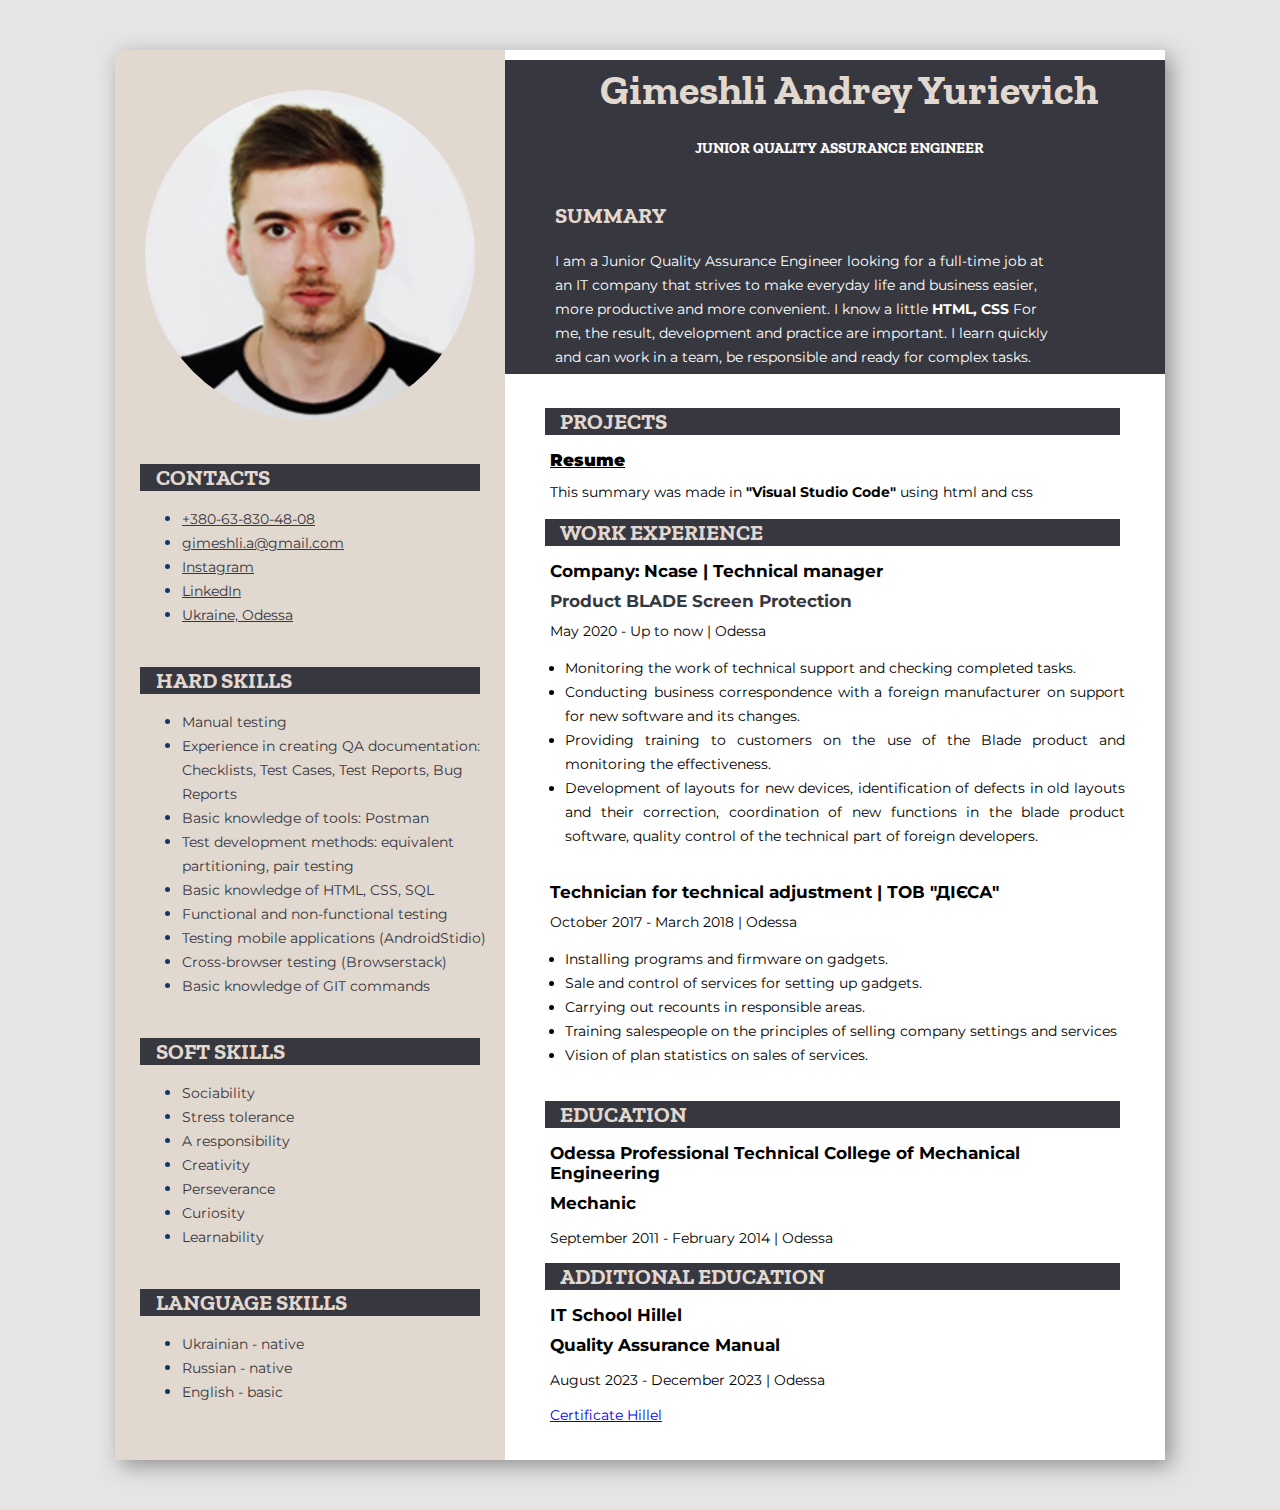
<file: index.html>
<!DOCTYPE html>
<html lang="en">
<head>
    <meta charset="UTF-8">
    <meta http-equiv="X-UA-Compatible" content="IE=edge">
    <meta name="viewport" content="width=device-width, initial-scale=1.0">
    <title>Resume Gimeshli.A</title>
    <link rel="preconnect" href="https://fonts.googleapis.com">
    <link rel="preconnect" href="https://fonts.gstatic.com" crossorigin>
    <link href="https://fonts.googleapis.com/css2?family=Montserrat&family=Zilla+Slab:wght@300&display=swap" rel="stylesheet">
    <link rel="stylesheet" href="CSS/style.css">
    <link rel="shortcut icon" href="../Homepage/img/1.png" type="1/png">
    <link href="./Homepage/index.html">
</head>
<body>
 
    <!--my container-->
    <div class="my-container">

        <!--my content secyions-->

        <div class="my-content-secyions">
            <!--my name info-->
             <div class="section-name">
                <h1 class="name1">Gimeshli Andrey Yurievich</h1>
                <h5 class="profession">JUNIOR QUALITY ASSURANCE ENGINEER</h5>
                 
                <h3 class="summary">SUMMARY</h3>
                <p class="about-me">I am a Junior Quality Assurance Engineer looking for a full-time job at an IT company that strives to make everyday life and business easier, more productive and more convenient. I know a little <b>HTML, CSS</b> 
                    For me, the result, development and practice are important. I learn quickly and can work in a team, be responsible and ready for complex tasks.</p>
            </div>
            
                <!--my content secyions-2-->
                <div class="my-content-secyions-2">

                    <!--Projects-->
                    <div class="section-projects">
                        <h3 class="groups"><span class="text1">PROJECTS</span></h3>
                        <h4 class="groups2"><u><b>Resume</b></u></h4>
                        <p class="groups6">This summary was made in <b>"Visual Studio Code"</b> using html and css</p>
                    </div>

                    <!--Work Experience-->
                        <div class="section-work-experience">
                            <h3 class="groups"><span class="text1">WORK EXPERIENCE</span></h3>

                            <!--Work 1-->
                            <div>
                                <h4 class="groups2">Company: Ncase | Technical manager</h4> 
                                <h3 class="groups7">Product BLADE Screen Protection</h3>
                                <p class="groups3">May 2020 - Up to now | Odessa</p>
                                <ul class="groups4">
                                    <li>Monitoring the work of technical support and checking completed tasks.</li> 
                                    <li>Conducting business correspondence with a foreign manufacturer on support for new software and its changes.</li>
                                    <li>Providing training to customers on the use of the Blade product and monitoring the effectiveness.</li> 
                                    <li>Development of layouts for new devices, identification of defects in old layouts and their correction, coordination of new functions in the blade product software, quality control of the technical part of foreign developers.</li>
                                </ul>
                            </div>

                                <!--Work 2-->
                                <div>
                                    <h4 class="groups2">Technician for technical adjustment | ТОВ "ДІЄСА"</h4>
                                    <p class="groups3">October 2017 - March 2018 | Odessa</p>
                                    <ul class="groups4">
                                        <li>Installing programs and firmware on gadgets.</li> 
                                        <li>Sale and control of services for setting up gadgets.</li>
                                        <li>Carrying out recounts in responsible areas.</li>
                                        <li>Training salespeople on the principles of selling company settings and services</li>
                                        <li>Vision of plan statistics on sales of services.</li>
                                    </ul>
                                </div>

                        </div>

                                    <!--Education-->
                                    <div class="section-education">
                                        <h3 class="groups"><span class="text1">EDUCATION</span></h3>
                                        <h4 class="groups2">Odessa Professional Technical College of Mechanical Engineering</h4>
                                        <h4 class="groups5">Mechanic</h4>
                                        <p class="groups3">September 2011 - February 2014 | Odessa</p>
                                    </div>
                        
                                        <!--Additional Education-->
                                            <div class="section-additional-education" >
                                                <h3 class="groups"><span class="text1">ADDITIONAL EDUCATION</span></h3>
                                                <h4 class="groups2">IT School Hillel</h4>
                                                <h4 class="groups5">Quality Assurance Manual</h4>
                                                <p class="groups3">August 2023 - December 2023 | Odessa</p>
                                                <p class="groups3"><a href="../Certificate/certificate.html">Certificate Hillel</a></p>
                                            </div>
                </div>                              
                                    
        </div>

                                                <aside class="my-sidebar">
                                                            <span class="image"> 
                                                            <img src="img/Photo.jpg"alt="my photo">
                                                            </span>

                                                    <!--Contacts-->
                                                        <div class="contacts"> 
                                                            <h3 class="sidebar-title"><span class="text2">CONTACTS</span></h3>
                                                                <div>
                                                                    <ul class="tech-list">
                                                                        <li class="tech-list-item"><a class="font1" href="tel:+380 63 830 48 08"><span class="font1">+380-63-830-48-08</span></a></li>
                                                                        <li class="tech-list-item"><a class="font1" href="mailto:gimeshli.a@gmail.com"><span class="font1">gimeshli.a@gmail.com</span></a></li>
                                                                        <li class="tech-list-item"><a class="font1" href="https://www.instagram.com/gimeshli.a/"><span class="font1">Instagram</span></a></li>
                                                                        <li class="tech-list-item"><a class="font1" href="https://www.linkedin.com/mwlite/in/andrey-gimeshli-a8763a246"><span class="font1">LinkedIn</span></a></li>
                                                                        <li class="tech-list-item"><a class="font1" href="https://www.google.com/maps/place/Одесса,+Одесская+область,+65000/@46.5004828,30.5091666,10.5z/data=!4m5!3m4!1s0x40c6318a0b864c43:0x129f8fe28cf2176c!8m2!3d46.482526!4d30.7233095"><span class="font1">Ukraine, Odessa</span></a></li>
                                                                    </ul>
                                                                </div>
                                                        </div>

                                                        <!--Hard Skills-->
                                                            <div class="hard-skills">
                                                                <h3 class="sidebar-title"><span class="text2">HARD SKILLS</span></h3>
                                                                    <ul class="tech-list">
                                                                        <li class="tech-list-item"><span class="font1">Manual testing</span></li>
                                                                        <li class="tech-list-item"><span class="font1">Experience in creating QA documentation: Checklists, Test Cases, Test Reports, Bug Reports</span></li>
                                                                        <li class="tech-list-item"><span class="font1">Basic knowledge of tools: Postman</span></li>
                                                                        <li class="tech-list-item"><span class="font1">Test development methods: equivalent partitioning, pair testing</span></li>
                                                                        <li class="tech-list-item"><span class="font1">Basic knowledge of HTML, CSS, SQL</span></li>
                                                                        <li class="tech-list-item"><span class="font1">Functional and non-functional testing</span></li>
                                                                        <li class="tech-list-item"><span class="font1">Testing mobile applications (AndroidStidio)</span></li>
                                                                        <li class="tech-list-item"><span class="font1">Cross-browser testing (Browserstack)</span></li>
                                                                        <li class="tech-list-item"><span class="font1">Basic knowledge of GIT commands</span></li>
                                                                    </ul>
                                                            </div>

                                                        <!--Soft Skills-->
                                                            <div class="soft-skills">
                                                                <h3 class="sidebar-title"><span class="text2">SOFT SKILLS</span></h3>
                                                                    <ul class="tech-list">
                                                                        <li class="tech-list-item"><span class="font1">Sociability</span></li>
                                                                        <li class="tech-list-item"><span class="font1">Stress tolerance</span></li>
                                                                        <li class="tech-list-item"><span class="font1">A responsibility</span></li>
                                                                        <li class="tech-list-item"><span class="font1">Creativity</span></li>
                                                                        <li class="tech-list-item"><span class="font1">Perseverance</span></li>
                                                                        <li class="tech-list-item"><span class="font1">Curiosity</span></li>
                                                                        <li class="tech-list-item"><span class="font1">Learnability</span></li>
                                                                    </ul>
                                                            </div>

                                                        <!--Language Slills-->   
                                                            <div class="language-slills">
                                                                <h3 class="sidebar-title"><span class="text2">LANGUAGE SKILLS</span></h3>
                                                                    <ul class="tech-list">
                                                                        <li class="tech-list-item"><span class="font1">Ukrainian - native</span></li>
                                                                        <li class="tech-list-item"><span class="font1">Russian - native</span></li>
                                                                        <li class="tech-list-item"><span class="font1">English - basic</span></li>
                                                                    </ul>
                                                            </div> 
                                                </aside>

    </div>

</body>


</html>
</file>
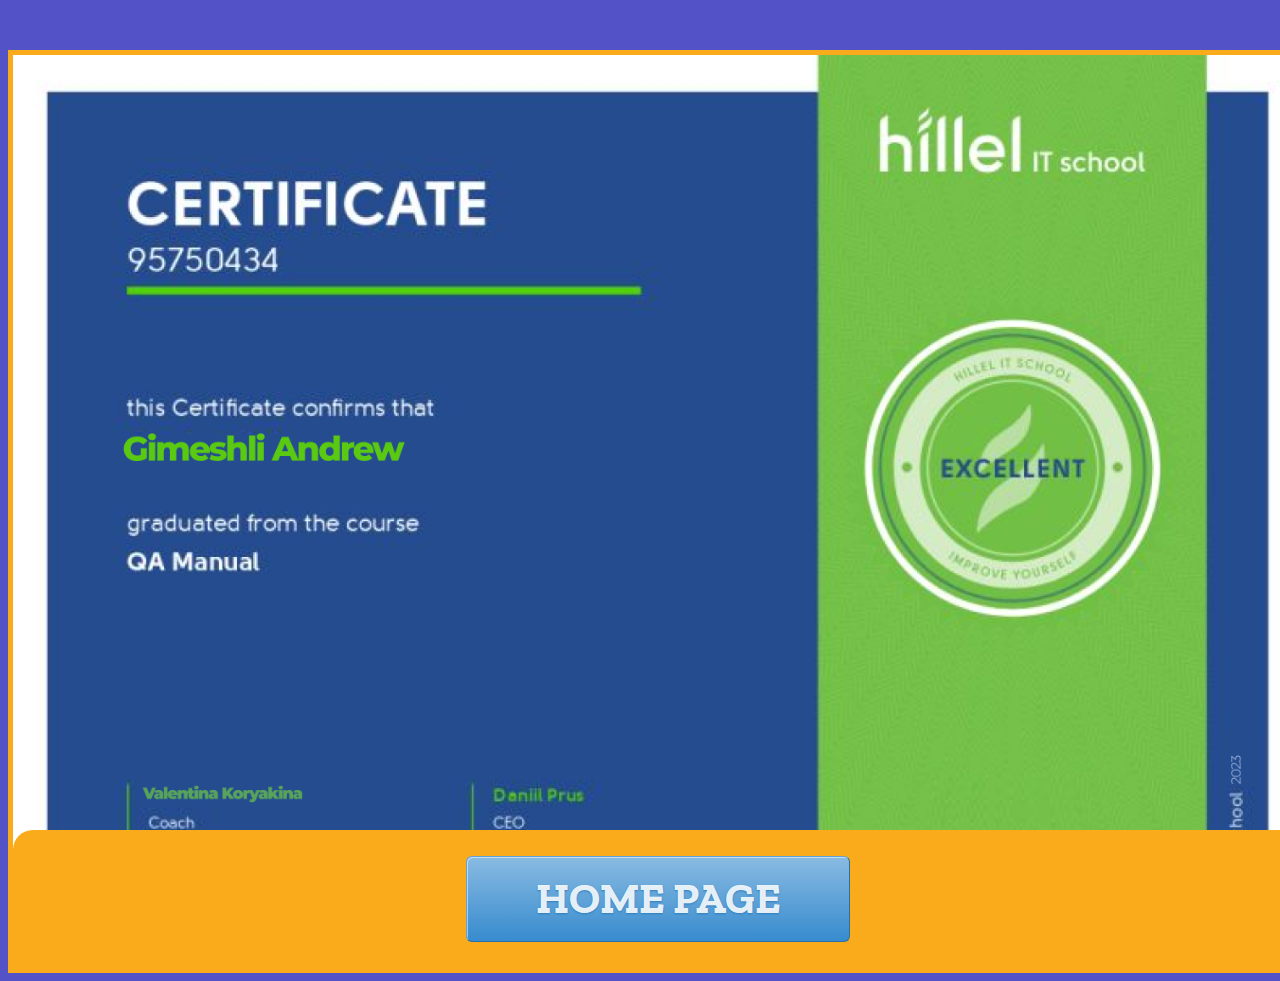
<file: Certificate/certificate.html>
<!DOCTYPE html>
<html lang="en">
<head>
    <meta charset="UTF-8">
    <meta http-equiv="X-UA-Compatible" content="IE=edge">
    <meta name="viewport" content="width=device-width, initial-scale=1.0">
    <title>Resume Gimeshli.A</title>
    <link rel="preconnect" href="https://fonts.googleapis.com">
    <link rel="preconnect" href="https://fonts.gstatic.com" crossorigin>
    <link href="https://fonts.googleapis.com/css2?family=Montserrat&family=Zilla+Slab:wght@300&display=swap" rel="stylesheet">
    <link rel="stylesheet" href="/Certificate/CSS/style.css">
    <link rel="shortcut icon" href="../Homepage/img/1.png" type="1/png">
    <link rel="stylesheet" href="/Certificate/CSS/style.css">
</head>
<body>

    <figure class="caption-shadow">
        <img src="/Certificate/img/Certificate.png">
        <figcaption><h1><a class="button13" href="/index.html">Home page</a></h1></figcaption>
    </figure>
    

</body>
</html>
</file>
<file: CSS/style.css>
body{
   background: #E5E5E5;
   font-family: 'Montserrat', sans-serif;
   font-family: 'Zilla Slab', serif;
   
}

/* My Container  */

.my-container{
    display: flex;
    flex-direction: row-reverse;
    width: 1050px;
    background: #fff;
    margin: 50px auto;
    box-shadow: 6px 6px 20px rgb(148, 146, 146);
}


/* My Content Container */

.my-content-secyions{
    margin: 10px auto;
}

.my-content-secyions-2{
    padding: 10px 40px;
}

.text1{
    background: #373740;
    padding: 0 15px;
}




/* Projects */

.groups{
    font-style: normal;
    font-weight: bold;
    font-size: 22px;
    line-height: 27px;
    background: #373740;
    color: #E1D8CF;
    margin: 10px 5px 15px 0;
}

.groups2{
    font-family: 'Montserrat';
    font-style: normal;
    font-weight: bold;
    font-size: 17px;
    line-height: 20px;
    color: black;
    margin: 0 0 10px 5px;
}

.groups7{
    font-family: 'Montserrat';
    font-style: normal;
    font-weight: bold;
    font-size: 17px;
    line-height: 20px;
    color: #373740;
    margin: 0 0 10px 5px;
}


.groups3{
    font-family: 'Montserrat';
    font-style: normal;
    font-weight: normal;
    font-size: 14px;
    line-height: 20px;
    color: black;
    margin: 7px 10px 15px 5px;
}

.groups4{
    font-family: 'Montserrat';
    font-style: normal;
    font-weight: normal;
    font-size: 14px;
    line-height: 24px;
    color: black;
    padding: 0 0 20px 20px;
    text-align: justify;
}

.groups5{
    font-family: 'Montserrat';
    font-style: normal;
    font-weight: bold;
    font-size: 17px;
    line-height: 20px;
    color: black;
    margin: 7px 10px 15px 5px;
}

.groups6{
    font-family: Montserrat;
    font-style: normal;
    font-weight: normal;
    font-size: 14px;
    line-height: 24px;
    color: black;
    margin: 0 0 15px 5px;
}



/* Profile header  */

.section-name{
    background: #373740;
    color: #E1D8CF;

}


.name1{
    font-style: normal;
    font-style: normal;
    font-weight: bold;
    font-size: 42px;
    line-height: 60px;
    margin: 0 0 20px 95px;
}


.profession{
    font-style: normal;
    font-style: normal;
    font-weight: bold;
    font-size: 15px;
    line-height: 17px;
    margin: 10px 0 35px 190px;
    color: white;
} 

.summary{
    font-style: normal;
    font-weight: bold;
    font-size: 22px;
    line-height: 27px;
    padding: 10px 0 10px 50px;
    margin-bottom: 5px;
}

.about-me{
    font-family: 'Montserrat';
    font-style: normal;
    font-weight: normal;
    font-size: 14px;
    line-height: 24px;
    color: #fff;
    width: 500px;
    padding: 5px 5px 5px 50px;
    margin-top: 5px;

}




/* My Sidebar */

.my-sidebar{
    background-color: #E1D8CF;
    width: 660px;
    padding: 40px 0; 
}

.language-slills,
.hard-skills,
.contacts,
.soft-skills{
    margin: 40px 15px 0 15px;
}

.sidebar-title{
    font-style: normal;
    font-weight: bold;
    font-size: 22px;
    line-height: 27px;
    color: #E1D8CF;
    margin: 10px;
    background: #373740;
}

.text2{
    background: #373740;
    padding: 0 16px;
}

.tech-list{
    padding: 0 0 0 52px;
    
}
.tech-list-item{
    color: #143769;
}
.font1{
    font-family: 'Montserrat';
    font-style: normal;
    font-weight: normal;
    font-size: 14px;
    line-height: 24px;
    color: #373740;
}

.image{
    display: inline-block;
    border-radius: 50%;
    overflow: hidden;
    width: 330px;
    height: 330px;
    margin-left: 30px;
    margin-right: 30px;
  }
  .image img{
    width:100%;
    height:100%;
    object-fit: cover;
  }
</file>
<file: Certificate/CSS/style.css>
body{
    background: #5452c7;
    font-family: 'Montserrat', sans-serif;
    font-family: 'Zilla Slab', serif; 
 }


 * {box-sizing: border-box;}
 .caption-shadow {
   width: 1300px;
   margin: 50px auto 0;
   position: relative;
   border: 5px solid #FAAB1B;
 }
 .caption-shadow img {
   max-width: 100%;
   height: auto;
   display: block;
 }
 .caption-shadow figcaption {
   width: 100%;
   padding: 5px;
   color: white;
   text-align: center;
   text-transform: uppercase;
   background: #FAAB1B;
   border-top-left-radius: 20px;
   border-top-right-radius: 20px;
   position: absolute;
   left: 0px;
   bottom: 0px;
   box-shadow: 0px -10px 20px -5px hsla(0%, 0%, 0%, .4%);
 }

 
 .button13 {
    display: inline-block;
    width: 15em;
    font-size: 80%;
    color: rgba(255,255,255,.9);
    text-shadow: #2e7ebd 0 1px 2px;
    text-decoration: none;
    text-align: center;
    line-height: 1.1;
    white-space: pre-line;
    padding: .7em 0;
    border: 1px solid;
    border-color: #60a3d8 #2970a9 #2970a9 #60a3d8;
    border-radius: 6px;
    outline: none;
    background: #60a3d8 linear-gradient(#89bbe2, #60a3d8 50%, #378bce);
    box-shadow: inset rgba(255,255,255,.5) 1px 1px;
  }
  .button13:first-line{
    font-size: 170%;
    font-weight: 700;
  }
  .button13:hover {
    color: rgb(255,255,255);
    background-image: linear-gradient(#9dc7e7, #74afdd 50%, #378bce);
  }
  .button13:active {
    color: rgb(255,255,255);
    border-color: #2970a9;
    background-image: linear-gradient(#5796c8, #6aa2ce);
    box-shadow: none;
  }
</file>
